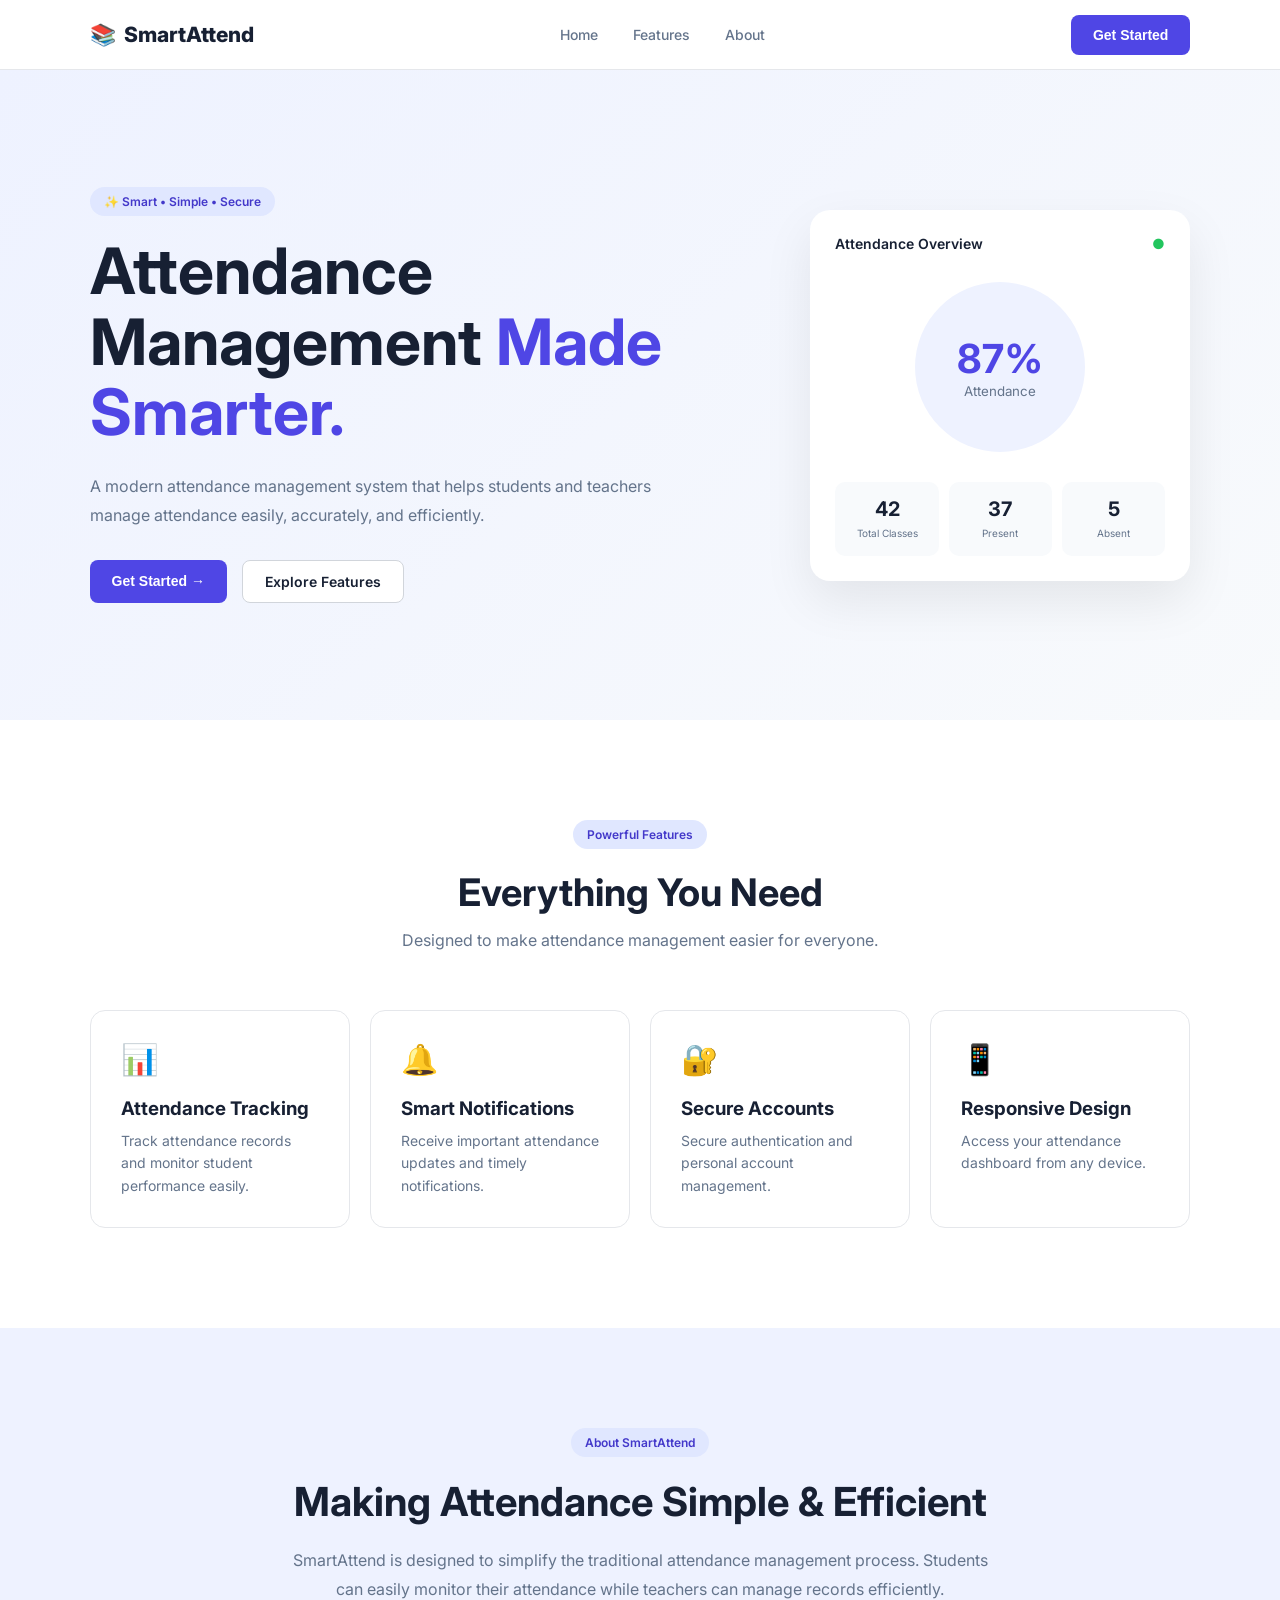
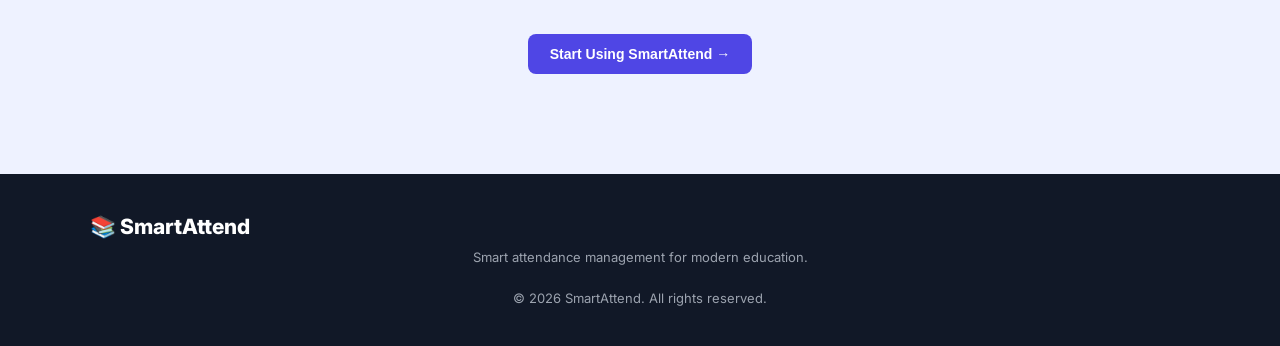
<file: Index.html>
<!DOCTYPE html>
<html lang="en">

<head>
    <meta charset="UTF-8">
    <meta name="viewport" content="width=device-width, initial-scale=1.0">

    <title>Smart Attendance System</title>

    <!-- Google Font -->
    <link rel="preconnect" href="https://fonts.googleapis.com">
    <link rel="preconnect" href="https://fonts.gstatic.com" crossorigin>
    <link
        href="https://fonts.googleapis.com/css2?family=Inter:wght@400;500;600;700;800&display=swap"
        rel="stylesheet"
    >

    <!-- CSS -->
    <link rel="stylesheet" href="style.css">
</head>

<body>

    <!-- ================= NAVBAR ================= -->

    <header class="navbar">

        <div class="logo">
            <span>📚</span>
            SmartAttend
        </div>

        <nav>
            <a href="#home">Home</a>
            <a href="#features">Features</a>
            <a href="#about">About</a>
        </nav>

        <button class="nav-btn" onclick="openRoleModal()">
            Get Started
        </button>

    </header>


    <!-- ================= HERO SECTION ================= -->

    <main>

        <section class="hero" id="home">

            <div class="hero-content">

                <span class="badge">
                    ✨ Smart • Simple • Secure
                </span>

                <h1>
                    Attendance Management
                    <span>Made Smarter.</span>
                </h1>

                <p>
                    A modern attendance management system that helps
                    students and teachers manage attendance easily,
                    accurately, and efficiently.
                </p>

                <div class="hero-buttons">

                    <button class="primary-btn" onclick="openRoleModal()">
                        Get Started →
                    </button>

                    <a href="#features" class="secondary-btn">
                        Explore Features
                    </a>

                </div>

            </div>


            <!-- Dashboard Preview -->

            <div class="dashboard-preview">

                <div class="preview-header">
                    <span>Attendance Overview</span>
                    <span class="online-dot">●</span>
                </div>

                <div class="attendance-circle">
                    <strong>87%</strong>
                    <small>Attendance</small>
                </div>

                <div class="stats">

                    <div class="stat-box">
                        <strong>42</strong>
                        <span>Total Classes</span>
                    </div>

                    <div class="stat-box">
                        <strong>37</strong>
                        <span>Present</span>
                    </div>

                    <div class="stat-box">
                        <strong>5</strong>
                        <span>Absent</span>
                    </div>

                </div>

            </div>

        </section>


        <!-- ================= FEATURES ================= -->

        <section class="features-section" id="features">

            <div class="section-heading">

                <span class="badge">
                    Powerful Features
                </span>

                <h2>
                    Everything You Need
                </h2>

                <p>
                    Designed to make attendance management
                    easier for everyone.
                </p>

            </div>


            <div class="features-grid">

                <div class="feature-card">

                    <div class="feature-icon">📊</div>

                    <h3>Attendance Tracking</h3>

                    <p>
                        Track attendance records and monitor
                        student performance easily.
                    </p>

                </div>


                <div class="feature-card">

                    <div class="feature-icon">🔔</div>

                    <h3>Smart Notifications</h3>

                    <p>
                        Receive important attendance updates
                        and timely notifications.
                    </p>

                </div>


                <div class="feature-card">

                    <div class="feature-icon">🔐</div>

                    <h3>Secure Accounts</h3>

                    <p>
                        Secure authentication and personal
                        account management.
                    </p>

                </div>


                <div class="feature-card">

                    <div class="feature-icon">📱</div>

                    <h3>Responsive Design</h3>

                    <p>
                        Access your attendance dashboard
                        from any device.
                    </p>

                </div>

            </div>

        </section>


        <!-- ================= ABOUT ================= -->

        <section class="about-section" id="about">

            <div class="about-content">

                <span class="badge">
                    About SmartAttend
                </span>

                <h2>
                    Making Attendance
                    Simple & Efficient
                </h2>

                <p>
                    SmartAttend is designed to simplify the traditional
                    attendance management process. Students can easily
                    monitor their attendance while teachers can manage
                    records efficiently.
                </p>

                <button class="primary-btn" onclick="openRoleModal()">
                    Start Using SmartAttend →
                </button>

            </div>

        </section>

    </main>


    <!-- ================= FOOTER ================= -->

    <footer>

        <div class="logo">
            📚 SmartAttend
        </div>

        <p>
            Smart attendance management for modern education.
        </p>

        <p class="copyright">
            © 2026 SmartAttend. All rights reserved.
        </p>

    </footer>


    <!-- ================= ROLE MODAL ================= -->

    <div class="modal-overlay" id="roleModal">

        <div class="role-modal">

            <button class="close-btn" onclick="closeRoleModal()">
                ×
            </button>

            <h2>
                Welcome to SmartAttend
            </h2>

            <p>
                Choose your role to continue
            </p>


            <div class="role-options">

                <button
                    class="role-card"
                    onclick="selectRole('student')"
                >

                    <span class="role-icon">🎓</span>

                    <strong>I'm a Student</strong>

                    <small>
                        View attendance & notifications
                    </small>

                </button>


                <button
                    class="role-card"
                    onclick="selectRole('teacher')"
                >

                    <span class="role-icon">👨‍🏫</span>

                    <strong>I'm a Teacher</strong>

                    <small>
                        Manage students & attendance
                    </small>

                </button>

            </div>

        </div>

    </div>


    <!-- JavaScript -->
    <script src="script.js"></script>

</body>

      </html>
</file>
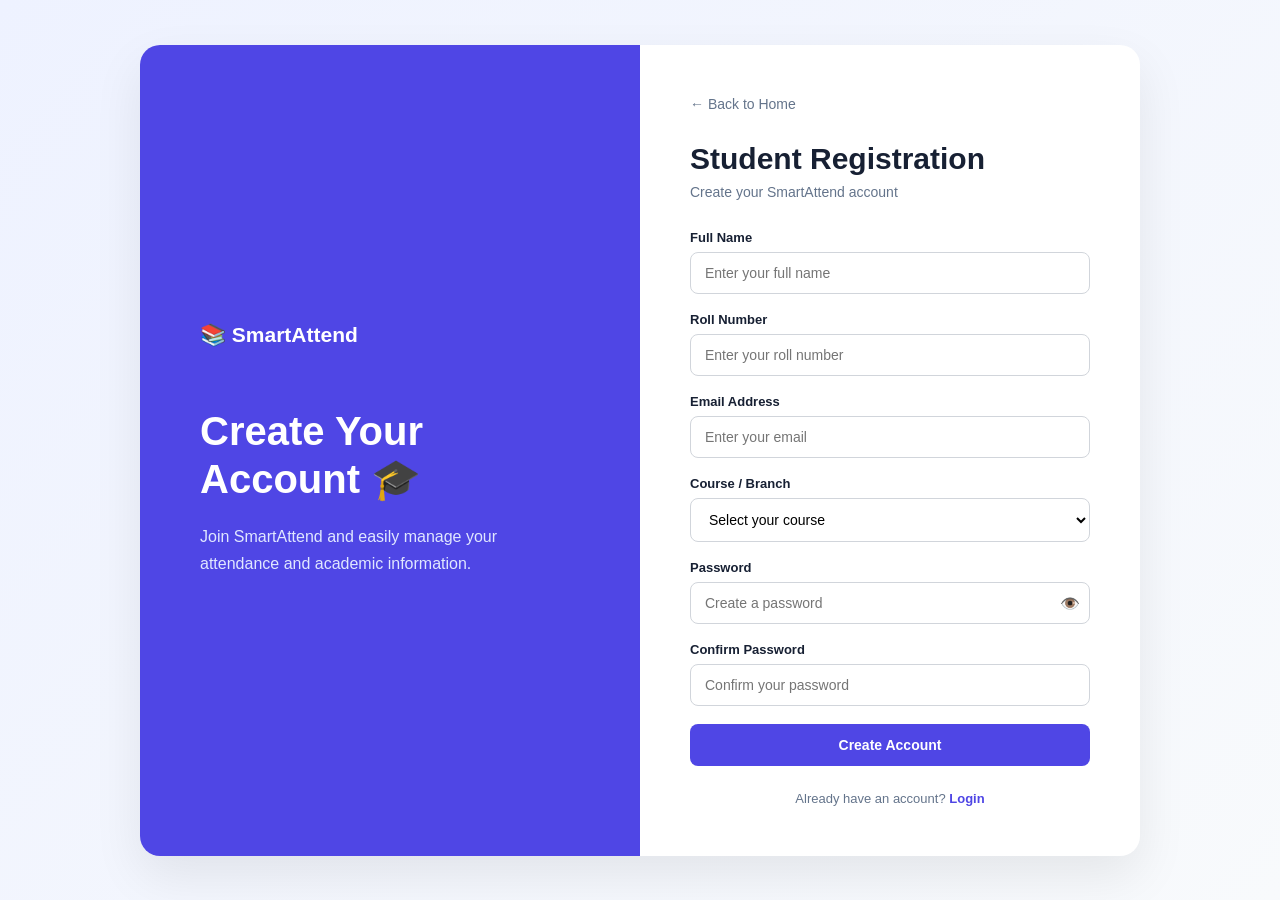
<file: Student -registration.html>
<!DOCTYPE html>
<html lang="en">

<head>

    <meta charset="UTF-8">

    <meta
        name="viewport"
        content="width=device-width, initial-scale=1.0"
    >

    <title>Student Registration | SmartAttend</title>

    <link rel="stylesheet" href="style.css">

</head>


<body class="auth-page">


    <div class="auth-container">


        <!-- Left Side -->

        <div class="auth-info">

            <div class="logo">
                📚 SmartAttend
            </div>

            <h1>
                Create Your Account 🎓
            </h1>

            <p>
                Join SmartAttend and easily manage your
                attendance and academic information.
            </p>

        </div>


        <!-- Registration Card -->

        <div class="auth-card">

            <a
                href="index.html"
                class="back-link"
            >
                ← Back to Home
            </a>


            <h2>
                Student Registration
            </h2>

            <p class="auth-subtitle">
                Create your SmartAttend account
            </p>


            <form id="studentRegisterForm">


                <!-- Full Name -->

                <div class="form-group">

                    <label for="studentName">
                        Full Name
                    </label>

                    <input
                        type="text"
                        id="studentName"
                        placeholder="Enter your full name"
                        required
                    >

                </div>


                <!-- Roll Number -->

                <div class="form-group">

                    <label for="rollNumber">
                        Roll Number
                    </label>

                    <input
                        type="text"
                        id="rollNumber"
                        placeholder="Enter your roll number"
                        required
                    >

                </div>


                <!-- Email -->

                <div class="form-group">

                    <label for="registerEmail">
                        Email Address
                    </label>

                    <input
                        type="email"
                        id="registerEmail"
                        placeholder="Enter your email"
                        required
                    >

                </div>


                <!-- Course -->

                <div class="form-group">

                    <label for="course">
                        Course / Branch
                    </label>

                    <select id="course" required>

                        <option value="">
                            Select your course
                        </option>

                        <option value="CSE">
                            Computer Science & Engineering
                        </option>

                        <option value="IT">
                            Information Technology
                        </option>

                        <option value="ECE">
                            Electronics & Communication
                        </option>

                        <option value="Other">
                            Other
                        </option>

                    </select>

                </div>


                <!-- Password -->

                <div class="form-group">

                    <label for="registerPassword">
                        Password
                    </label>

                    <div class="password-wrapper">

                        <input
                            type="password"
                            id="registerPassword"
                            placeholder="Create a password"
                            required
                        >

                        <button
                            type="button"
                            onclick="togglePassword('registerPassword')"
                            class="show-password"
                        >
                            👁️
                        </button>

                    </div>

                </div>


                <!-- Confirm Password -->

                <div class="form-group">

                    <label for="confirmPassword">
                        Confirm Password
                    </label>

                    <input
                        type="password"
                        id="confirmPassword"
                        placeholder="Confirm your password"
                        required
                    >

                </div>


                <button
                    type="submit"
                    class="auth-btn"
                >
                    Create Account
                </button>


            </form>


            <p class="switch-auth">

                Already have an account?

                <a href="student-login.html">
                    Login
                </a>

            </p>


        </div>

    </div>


    <script src="script.js"></script>

</body>

</html>
</file>
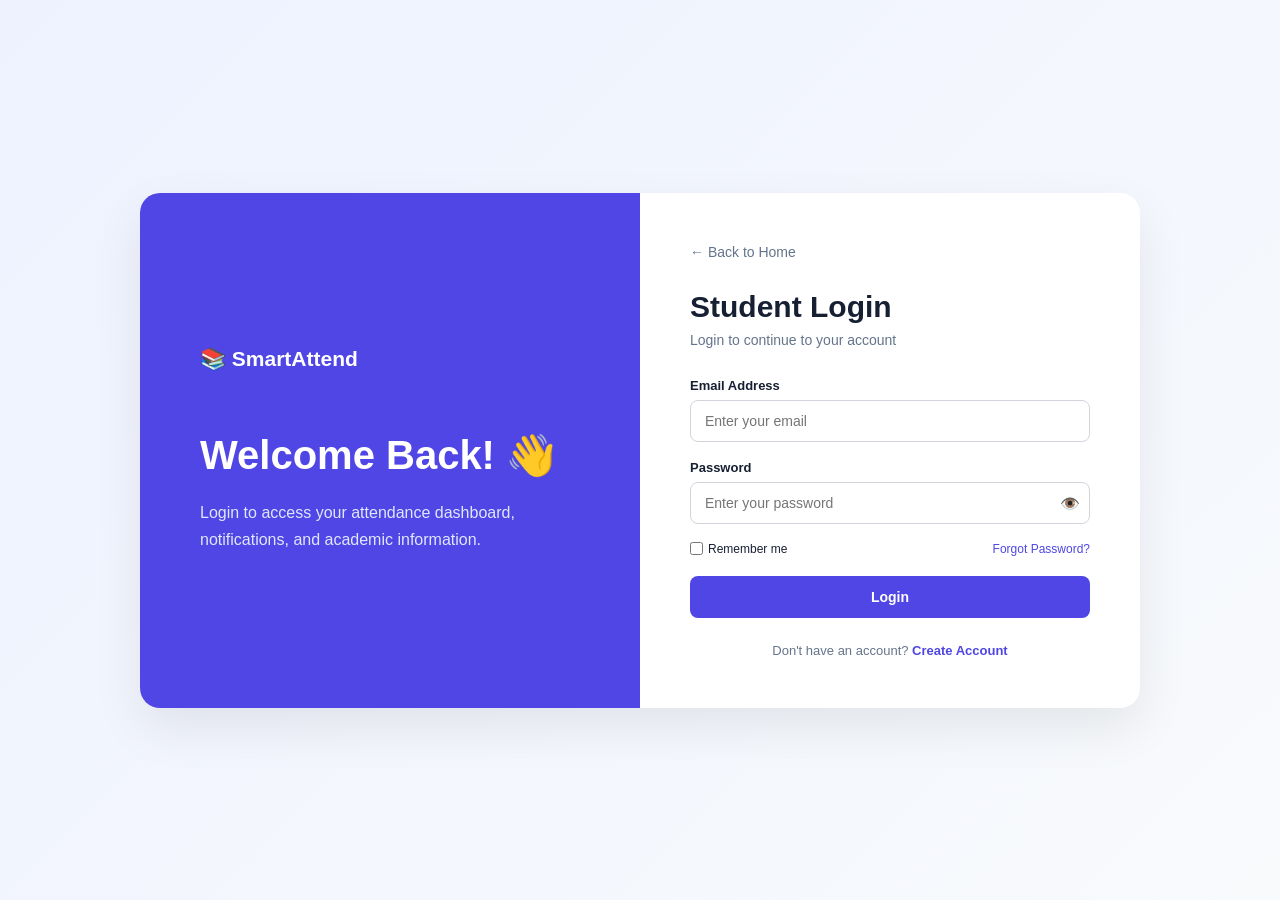
<file: Student-login.html>
<!DOCTYPE html>
<html lang="en">

<head>
    <meta charset="UTF-8">
    <meta name="viewport" content="width=device-width, initial-scale=1.0">

    <title>Student Login | SmartAttend</title>

    <link rel="stylesheet" href="style.css">
</head>

<body class="auth-page">

    <div class="auth-container">

        <!-- Left Side -->
        <div class="auth-info">

            <div class="logo">
                📚 SmartAttend
            </div>

            <h1>
                Welcome Back! 👋
            </h1>

            <p>
                Login to access your attendance dashboard,
                notifications, and academic information.
            </p>

        </div>


        <!-- Login Card -->
        <div class="auth-card">

            <a href="index.html" class="back-link">
                ← Back to Home
            </a>

            <h2>Student Login</h2>

            <p class="auth-subtitle">
                Login to continue to your account
            </p>


            <form id="studentLoginForm">

                <!-- Email -->
                <div class="form-group">

                    <label for="loginEmail">
                        Email Address
                    </label>

                    <input
                        type="email"
                        id="loginEmail"
                        placeholder="Enter your email"
                        required
                    >

                </div>


                <!-- Password -->
                <div class="form-group">

                    <label for="loginPassword">
                        Password
                    </label>

                    <div class="password-wrapper">

                        <input
                            type="password"
                            id="loginPassword"
                            placeholder="Enter your password"
                            required
                        >

                        <button
                            type="button"
                            onclick="togglePassword('loginPassword')"
                            class="show-password"
                        >
                            👁️
                        </button>

                    </div>

                </div>


                <div class="form-options">

                    <label class="remember-me">

                        <input type="checkbox">

                        Remember me

                    </label>

                    <a href="#" class="forgot-link">
                        Forgot Password?
                    </a>

                </div>


                <button
                    type="submit"
                    class="auth-btn"
                >
                    Login
                </button>

            </form>


            <p class="switch-auth">

                Don't have an account?

                <a href="student-register.html">
                    Create Account
                </a>

            </p>

        </div>

    </div>


    <script src="script.js"></script>

</body>

</html>
</file>
<file: style.css>
/* ================= GENERAL ================= */

* {
    margin: 0;
    padding: 0;
    box-sizing: border-box;
}

html {
    scroll-behavior: smooth;
}

body {
    font-family: "Inter", sans-serif;
    background: #f8fafc;
    color: #172033;
}


/* ================= NAVBAR ================= */

.navbar {
    height: 70px;
    padding: 0 7%;
    display: flex;
    align-items: center;
    justify-content: space-between;

    background: white;
    border-bottom: 1px solid #e5e7eb;

    position: sticky;
    top: 0;
    z-index: 100;
}

.logo {
    font-size: 21px;
    font-weight: 800;
    display: flex;
    align-items: center;
    gap: 8px;
}

.navbar nav {
    display: flex;
    gap: 35px;
}

.navbar nav a {
    text-decoration: none;
    color: #64748b;
    font-size: 14px;
    font-weight: 500;
}

.navbar nav a:hover {
    color: #4f46e5;
}

.nav-btn,
.primary-btn {
    border: none;
    background: #4f46e5;
    color: white;
    padding: 12px 22px;
    border-radius: 8px;
    font-size: 14px;
    font-weight: 600;
    cursor: pointer;
}

.nav-btn:hover,
.primary-btn:hover {
    background: #4338ca;
}


/* ================= HERO ================= */

.hero {
    min-height: 650px;
    padding: 80px 7%;

    display: flex;
    align-items: center;
    justify-content: space-between;
    gap: 60px;

    background: linear-gradient(
        135deg,
        #eef2ff,
        #f8fafc
    );
}

.hero-content {
    max-width: 600px;
}

.badge {
    display: inline-block;

    padding: 7px 14px;
    margin-bottom: 20px;

    background: #e0e7ff;
    color: #4338ca;

    border-radius: 30px;

    font-size: 12px;
    font-weight: 600;
}

.hero h1 {
    font-size: clamp(40px, 5vw, 65px);
    line-height: 1.1;
    margin-bottom: 25px;
}

.hero h1 span {
    color: #4f46e5;
}

.hero p {
    color: #64748b;
    line-height: 1.8;
    font-size: 16px;
    margin-bottom: 30px;
}

.hero-buttons {
    display: flex;
    gap: 15px;
}

.secondary-btn {
    padding: 12px 22px;

    border: 1px solid #d1d5db;
    border-radius: 8px;

    color: #172033;
    text-decoration: none;

    font-size: 14px;
    font-weight: 600;

    background: white;
}


/* ================= DASHBOARD PREVIEW ================= */

.dashboard-preview {
    width: 380px;

    padding: 25px;

    background: white;

    border-radius: 20px;

    box-shadow:
        0 20px 50px rgba(0, 0, 0, 0.08);
}

.preview-header {
    display: flex;
    justify-content: space-between;

    font-size: 14px;
    font-weight: 600;

    margin-bottom: 30px;
}

.online-dot {
    color: #22c55e;
}

.attendance-circle {
    width: 170px;
    height: 170px;

    margin: auto;

    border-radius: 50%;

    background: #eef2ff;

    display: flex;
    flex-direction: column;

    justify-content: center;
    align-items: center;
}

.attendance-circle strong {
    font-size: 40px;
    color: #4f46e5;
}

.attendance-circle small {
    color: #64748b;
}

.stats {
    display: flex;
    gap: 10px;
    margin-top: 30px;
}

.stat-box {
    flex: 1;
    padding: 15px;

    background: #f8fafc;

    border-radius: 10px;

    text-align: center;
}

.stat-box strong {
    display: block;
    font-size: 20px;
}

.stat-box span {
    font-size: 10px;
    color: #64748b;
}


/* ================= FEATURES ================= */

.features-section {
    padding: 100px 7%;
    background: white;
}

.section-heading {
    text-align: center;
    max-width: 600px;
    margin: auto;
}

.section-heading h2 {
    font-size: 38px;
    margin-bottom: 15px;
}

.section-heading p {
    color: #64748b;
}

.features-grid {
    margin-top: 60px;

    display: grid;
    grid-template-columns: repeat(4, 1fr);

    gap: 20px;
}

.feature-card {
    padding: 30px;

    border: 1px solid #e5e7eb;

    border-radius: 15px;

    transition: 0.3s;
}

.feature-card:hover {
    transform: translateY(-5px);

    box-shadow:
        0 15px 30px rgba(0, 0, 0, 0.06);
}

.feature-icon {
    font-size: 30px;
    margin-bottom: 20px;
}

.feature-card h3 {
    margin-bottom: 10px;
}

.feature-card p {
    color: #64748b;
    font-size: 14px;
    line-height: 1.6;
}


/* ================= ABOUT ================= */

.about-section {
    padding: 100px 7%;

    background: #eef2ff;

    text-align: center;
}

.about-content {
    max-width: 700px;
    margin: auto;
}

.about-content h2 {
    font-size: 40px;
    margin-bottom: 20px;
}

.about-content p {
    color: #64748b;
    line-height: 1.8;
    margin-bottom: 30px;
}


/* ================= FOOTER ================= */

footer {
    padding: 40px 7%;

    background: #111827;

    color: white;

    text-align: center;
}

footer p {
    color: #9ca3af;
    margin-top: 10px;
    font-size: 13px;
}

.copyright {
    margin-top: 25px;
}


/* ================= MODAL ================= */

.modal-overlay {
    position: fixed;

    inset: 0;

    background: rgba(15, 23, 42, 0.6);

    display: none;

    align-items: center;
    justify-content: center;

    z-index: 1000;
}

.modal-overlay.active {
    display: flex;
}

.role-modal {
    width: 90%;
    max-width: 500px;

    padding: 40px;

    background: white;

    border-radius: 20px;

    text-align: center;

    position: relative;
}

.role-modal h2 {
    margin-bottom: 10px;
}

.role-modal > p {
    color: #64748b;
    margin-bottom: 30px;
}

.close-btn {
    position: absolute;

    top: 15px;
    right: 20px;

    border: none;

    background: none;

    font-size: 28px;

    cursor: pointer;

    color: #64748b;
}

.role-options {
    display: flex;
    gap: 15px;
}

.role-card {
    flex: 1;

    padding: 25px 15px;

    background: white;

    border: 2px solid #e5e7eb;

    border-radius: 12px;

    cursor: pointer;

    transition: 0.3s;
}

.role-card:hover {
    border-color: #4f46e5;
    background: #eef2ff;
}

.role-icon {
    display: block;
    font-size: 35px;
    margin-bottom: 12px;
}

.role-card strong {
    display: block;
    margin-bottom: 8px;
}

.role-card small {
    color: #64748b;
}


/* ================= RESPONSIVE ================= */

@media (max-width: 900px) {

    .hero {
        flex-direction: column;
        text-align: center;
    }

    .hero-buttons {
        justify-content: center;
    }

    .features-grid {
        grid-template-columns: repeat(2, 1fr);
    }

}

@media (max-width: 600px) {

    .navbar nav {
        display: none;
    }

    .navbar {
        padding: 0 5%;
    }

    .hero {
        padding: 60px 5%;
    }

    .dashboard-preview {
        width: 100%;
    }

    .features-grid {
        grid-template-columns: 1fr;
    }

    .role-options {
        flex-direction: column;
    }

}
/* ================= AUTH PAGES ================= */

.auth-page {
    min-height: 100vh;

    display: flex;
    align-items: center;
    justify-content: center;

    background: linear-gradient(
        135deg,
        #eef2ff,
        #f8fafc
    );
}


.auth-container {
    width: 90%;
    max-width: 1000px;

    display: grid;
    grid-template-columns: 1fr 1fr;

    background: white;

    border-radius: 20px;

    overflow: hidden;

    box-shadow:
        0 20px 50px rgba(0, 0, 0, 0.08);
}


/* Left Information */

.auth-info {
    padding: 60px;

    display: flex;
    flex-direction: column;
    justify-content: center;

    background: #4f46e5;

    color: white;
}


.auth-info .logo {
    margin-bottom: 60px;
}


.auth-info h1 {
    font-size: 40px;

    line-height: 1.2;

    margin-bottom: 20px;
}


.auth-info p {
    line-height: 1.7;

    color: #e0e7ff;
}


/* Auth Card */

.auth-card {
    padding: 50px;
}


.back-link {
    display: inline-block;

    margin-bottom: 30px;

    color: #64748b;

    text-decoration: none;

    font-size: 14px;
}


.back-link:hover {
    color: #4f46e5;
}


.auth-card h2 {
    font-size: 30px;

    margin-bottom: 8px;
}


.auth-subtitle {
    color: #64748b;

    font-size: 14px;

    margin-bottom: 30px;
}


/* Form */

.form-group {
    margin-bottom: 18px;
}


.form-group label {
    display: block;

    font-size: 13px;

    font-weight: 600;

    margin-bottom: 7px;
}


.form-group input,
.form-group select {

    width: 100%;

    padding: 12px 14px;

    border: 1px solid #d1d5db;

    border-radius: 8px;

    outline: none;

    font-family: inherit;

    font-size: 14px;

    background: white;
}


.form-group input:focus,
.form-group select:focus {

    border-color: #4f46e5;

    box-shadow:
        0 0 0 3px #e0e7ff;
}


/* Password */

.password-wrapper {
    position: relative;
}


.password-wrapper input {
    padding-right: 45px;
}


.show-password {

    position: absolute;

    right: 10px;

    top: 50%;

    transform: translateY(-50%);

    border: none;

    background: transparent;

    cursor: pointer;

    font-size: 16px;
}


/* Options */

.form-options {

    display: flex;

    justify-content: space-between;

    align-items: center;

    margin-bottom: 20px;

    font-size: 12px;
}


.remember-me {

    display: flex;

    align-items: center;

    gap: 5px;
}


.forgot-link {

    color: #4f46e5;

    text-decoration: none;
}


/* Button */

.auth-btn {

    width: 100%;

    padding: 13px;

    border: none;

    border-radius: 8px;

    background: #4f46e5;

    color: white;

    font-size: 14px;

    font-weight: 600;

    cursor: pointer;

    transition: 0.3s;
}


.auth-btn:hover {

    background: #4338ca;

    transform: translateY(-1px);
}


/* Switch Login/Register */

.switch-auth {

    text-align: center;

    margin-top: 25px;

    font-size: 13px;

    color: #64748b;
}


.switch-auth a {

    color: #4f46e5;

    font-weight: 600;

    text-decoration: none;
}


/* Responsive */

@media (max-width: 750px) {

    .auth-container {

        grid-template-columns: 1fr;

    }

    .auth-info {

        display: none;

    }

    .auth-card {

        padding: 35px 25px;

    }

}
/* ======================================================
   STUDENT DASHBOARD
   ====================================================== */

.dashboard-page {
    min-height: 100vh;
    background: #f8fafc;
}


/* ================= DASHBOARD NAVBAR ================= */

.dashboard-page .navbar {
    height: 72px;
    padding: 0 7%;
    background: rgba(255, 255, 255, 0.95);
    box-shadow: 0 2px 15px rgba(15, 23, 42, 0.05);
}

.logout-btn {
    border: 1px solid #e5e7eb;
    background: white;
    color: #ef4444;
    padding: 10px 20px;
    border-radius: 8px;
    font-size: 14px;
    font-weight: 600;
    cursor: pointer;
    transition: 0.3s;
}

.logout-btn:hover {
    background: #fef2f2;
    border-color: #fecaca;
    transform: translateY(-1px);
}


/* ================= MAIN CONTAINER ================= */

.dashboard-container {
    width: 90%;
    max-width: 1200px;
    margin: auto;
    padding: 55px 0 80px;
}


/* ================= WELCOME SECTION ================= */

.welcome-section {
    margin-bottom: 40px;
}

.welcome-section h1 {
    font-size: clamp(30px, 5vw, 48px);
    line-height: 1.2;
    margin-bottom: 12px;
    color: #172033;
}

.welcome-section h1 span {
    color: #4f46e5;
}

.welcome-section p {
    color: #64748b;
    font-size: 16px;
    line-height: 1.7;
}


/* ================= STUDENT INFO ================= */

.student-info-grid {
    display: grid;
    grid-template-columns: repeat(4, 1fr);
    gap: 20px;
    margin-bottom: 70px;
}

.dashboard-card {
    display: flex;
    align-items: center;
    gap: 15px;

    padding: 24px;

    background: white;

    border: 1px solid #e5e7eb;

    border-radius: 16px;

    box-shadow:
        0 8px 25px rgba(15, 23, 42, 0.04);

    transition: 0.3s;
}

.dashboard-card:hover {
    transform: translateY(-4px);

    box-shadow:
        0 15px 35px rgba(15, 23, 42, 0.08);

    border-color: #c7d2fe;
}

.card-icon {
    width: 48px;
    height: 48px;

    display: flex;
    align-items: center;
    justify-content: center;

    background: #eef2ff;

    border-radius: 12px;

    font-size: 22px;

    flex-shrink: 0;
}

.dashboard-card small {
    display: block;

    color: #64748b;

    font-size: 12px;

    margin-bottom: 6px;
}

.dashboard-card h3 {
    font-size: 16px;

    color: #172033;

    word-break: break-word;
}


/* ================= SECTION HEADINGS ================= */

.dashboard-page .section-heading {
    margin-bottom: 35px;
}

.dashboard-page .section-heading h2 {
    margin-top: 5px;
    font-size: clamp(28px, 4vw, 40px);
    color: #172033;
}


/* ================= ATTENDANCE SECTION ================= */

.attendance-section {
    margin-bottom: 75px;
}

.attendance-grid {
    display: grid;

    grid-template-columns: 2fr 1fr 1fr 1fr;

    gap: 20px;
}

.attendance-card {
    min-height: 220px;

    padding: 30px 20px;

    background: white;

    border: 1px solid #e5e7eb;

    border-radius: 18px;

    display: flex;

    flex-direction: column;

    justify-content: center;

    align-items: center;

    text-align: center;

    box-shadow:
        0 8px 25px rgba(15, 23, 42, 0.04);

    transition: 0.3s;
}

.attendance-card:hover {
    transform: translateY(-5px);

    box-shadow:
        0 15px 35px rgba(15, 23, 42, 0.08);
}


/* Main Attendance */

.main-attendance {
    background:
        linear-gradient(
            135deg,
            #ffffff,
            #eef2ff
        );
}

.main-attendance .attendance-circle {
    width: 155px;
    height: 155px;

    margin-bottom: 20px;

    border: 10px solid #e0e7ff;

    background: white;

    box-shadow:
        0 0 0 5px #eef2ff;
}

.main-attendance .attendance-circle strong {
    font-size: 38px;
    color: #4f46e5;
}

.main-attendance .attendance-circle small {
    font-size: 11px;
    color: #64748b;
}

.main-attendance > p {
    color: #64748b;
    font-size: 14px;
}


/* Attendance Stats */

.big-icon {
    font-size: 32px;
    margin-bottom: 15px;
}

.attendance-card h3 {
    font-size: 36px;
    color: #4f46e5;
    margin-bottom: 5px;
}

.attendance-card > p {
    color: #64748b;
    font-size: 13px;
}


/* ================= NOTIFICATIONS ================= */

.notifications-section {
    margin-bottom: 75px;
}

.notification-card {
    display: flex;

    align-items: center;

    gap: 20px;

    padding: 22px 25px;

    margin-bottom: 15px;

    background: white;

    border: 1px solid #e5e7eb;

    border-radius: 15px;

    box-shadow:
        0 5px 20px rgba(15, 23, 42, 0.03);

    transition: 0.3s;
}

.notification-card:hover {
    border-color: #c7d2fe;

    transform: translateX(4px);
}

.notification-icon {
    width: 50px;
    height: 50px;

    display: flex;

    align-items: center;
    justify-content: center;

    background: #eef2ff;

    border-radius: 12px;

    font-size: 23px;

    flex-shrink: 0;
}

.notification-card h3 {
    font-size: 16px;

    margin-bottom: 5px;
}

.notification-card p {
    color: #64748b;

    font-size: 13px;

    line-height: 1.5;
}


/* ================= ATTENDANCE HISTORY ================= */

.history-section {
    margin-bottom: 50px;
}

.table-container {
    width: 100%;

    overflow-x: auto;

    background: white;

    border: 1px solid #e5e7eb;

    border-radius: 16px;

    box-shadow:
        0 8px 25px rgba(15, 23, 42, 0.04);
}

.table-container table {
    width: 100%;

    border-collapse: collapse;

    min-width: 600px;
}

.table-container th {
    padding: 18px 22px;

    text-align: left;

    background: #f8fafc;

    color: #475569;

    font-size: 13px;

    font-weight: 600;
}

.table-container td {
    padding: 18px 22px;

    border-top: 1px solid #f1f5f9;

    color: #475569;

    font-size: 14px;
}

.table-container tr:hover td {
    background: #fafbff;
}

.present {
    color: #16a34a !important;

    font-weight: 600;
}

.absent {
    color: #dc2626 !important;

    font-weight: 600;
}


/* ================= DASHBOARD FOOTER ================= */

.dashboard-page footer {
    margin-top: 0;
}


/* ======================================================
   DASHBOARD RESPONSIVE
   ====================================================== */

@media (max-width: 1000px) {

    .student-info-grid {
        grid-template-columns: repeat(2, 1fr);
    }

    .attendance-grid {
        grid-template-columns: repeat(2, 1fr);
    }

    .main-attendance {
        grid-column: span 2;
    }

}


@media (max-width: 600px) {

    .dashboard-page .navbar {
        padding: 0 5%;
    }

    .dashboard-page .logo {
        font-size: 18px;
    }

    .logout-btn {
        padding: 9px 14px;
        font-size: 13px;
    }

    .dashboard-container {
        width: 92%;
        padding: 35px 0 60px;
    }

    .welcome-section {
        margin-bottom: 30px;
    }

    .welcome-section h1 {
        font-size: 30px;
    }

    .welcome-section p {
        font-size: 14px;
    }

    .student-info-grid {
        grid-template-columns: 1fr;
        gap: 15px;
        margin-bottom: 55px;
    }

    .dashboard-card {
        padding: 20px;
    }

    .attendance-grid {
        grid-template-columns: 1fr;
    }

    .main-attendance {
        grid-column: span 1;
    }

    .attendance-card {
        min-height: 190px;
    }

    .notification-card {
        align-items: flex-start;
        padding: 18px;
    }

    .notification-card h3 {
        font-size: 15px;
    }

    .notification-card p {
        font-size: 12px;
    }

    .dashboard-page footer {
        padding: 35px 5%;
    }

}
</file>
